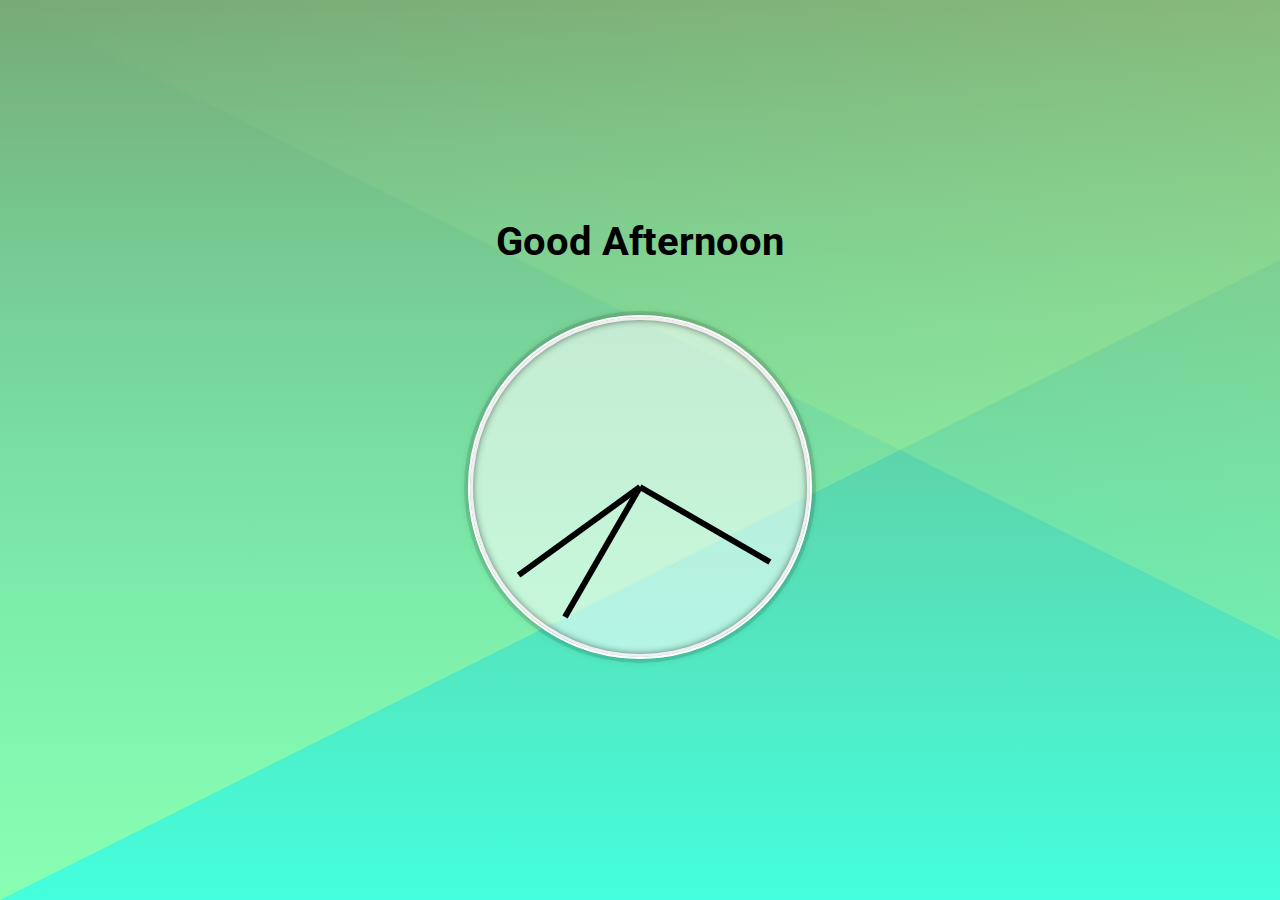
<file: day-2/index.html>
<!DOCTYPE html>
<html lang="en">

<head>
  <meta charset="UTF-8">
  <title>Tick Tock</title>

  <link rel="stylesheet" href="style.css">

  <link rel="preconnect" href="https://fonts.googleapis.com">
  <link rel="preconnect" href="https://fonts.gstatic.com" crossorigin>
  <link href="https://fonts.googleapis.com/css2?family=Roboto:wght@500&display=swap" rel="stylesheet">
</head>

<body>

  <div class="container">

    <div>
      <h1 id="greeting"></h1>
    </div>

    <div class="clock">
      <div class="clock-face">
        <div class="hand hour-hand"></div>
        <div class="hand min-hand"></div>
        <div class="hand second-hand"></div>
      </div>
    </div>
  </div>

  <script src="script.js"></script>

</body>

</html>
</file>
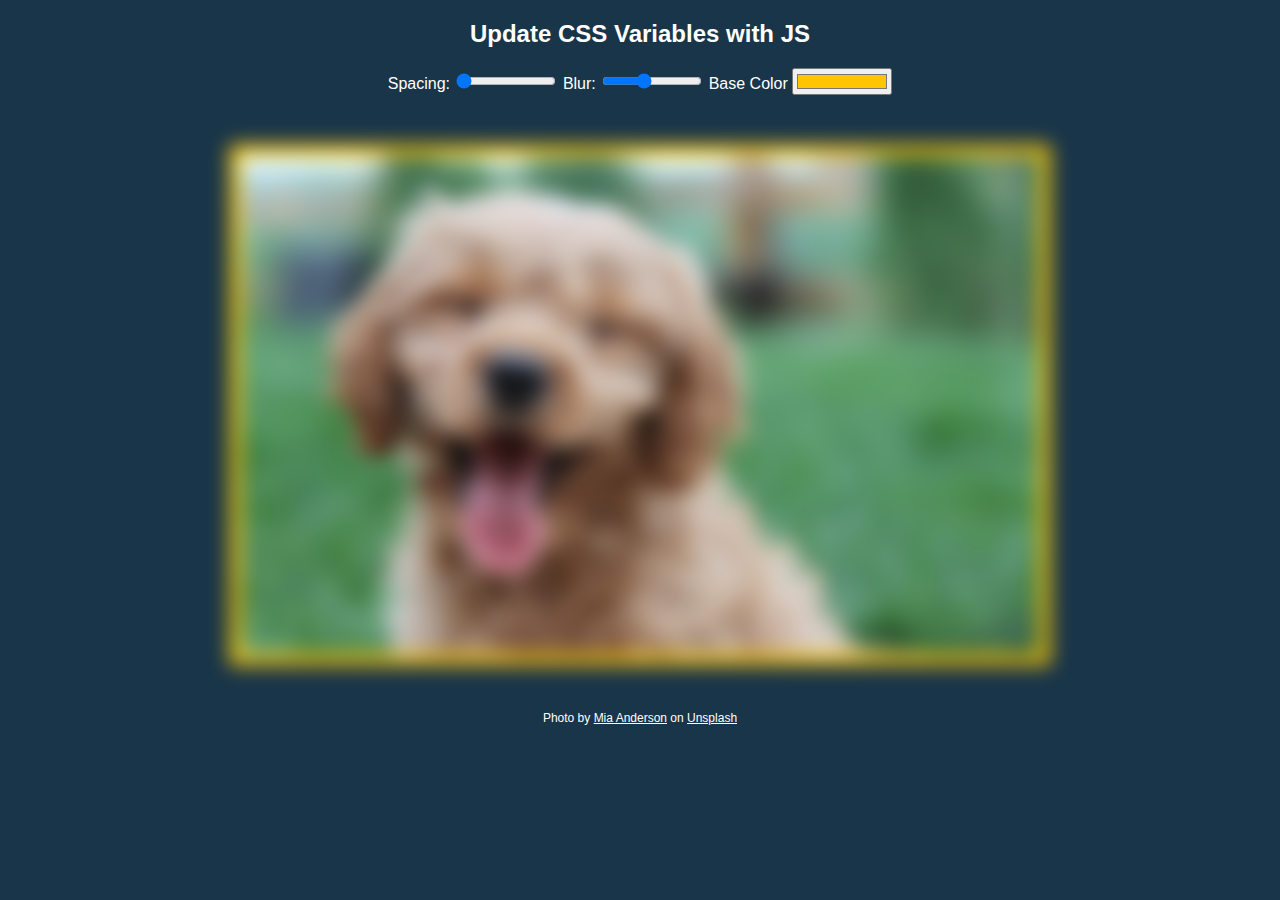
<file: day-3/index.html>
<!DOCTYPE html>
<html lang="en">

<head>
  <meta charset="UTF-8">
  <title>Styling</title>
  <link rel="icon" href="https://fav.farm/🔥" />

  <link rel="stylesheet" href="style.css" />
</head>

<body>
  <h2>Update CSS Variables with <span class='hl'>JS</span></h2>

  <div class="controls">
    <label for="spacing">Spacing:</label>
    <input id="spacing" type="range" name="spacing" min="10" max="200" value="10" data-sizing="px">

    <label for="blur">Blur:</label>
    <input id="blur" type="range" name="blur" min="0" max="25" value="10" data-sizing="px">

    <label for="base">Base Color</label>
    <input id="base" type="color" name="base" value="#ffc600">
  </div>

  <img src="puppy.jpg">

  <p>Photo by <a
      href="https://unsplash.com/@miaandersonphotography?utm_content=creditCopyText&utm_medium=referral&utm_source=unsplash">Mia
      Anderson</a> on <a
      href="https://unsplash.com/photos/golden-retriever-puppy-xzE4-0gSYuo?utm_content=creditCopyText&utm_medium=referral&utm_source=unsplash">Unsplash</a>
  </p>

  <script src="script.js"></script>

</body>

</html>
</file>
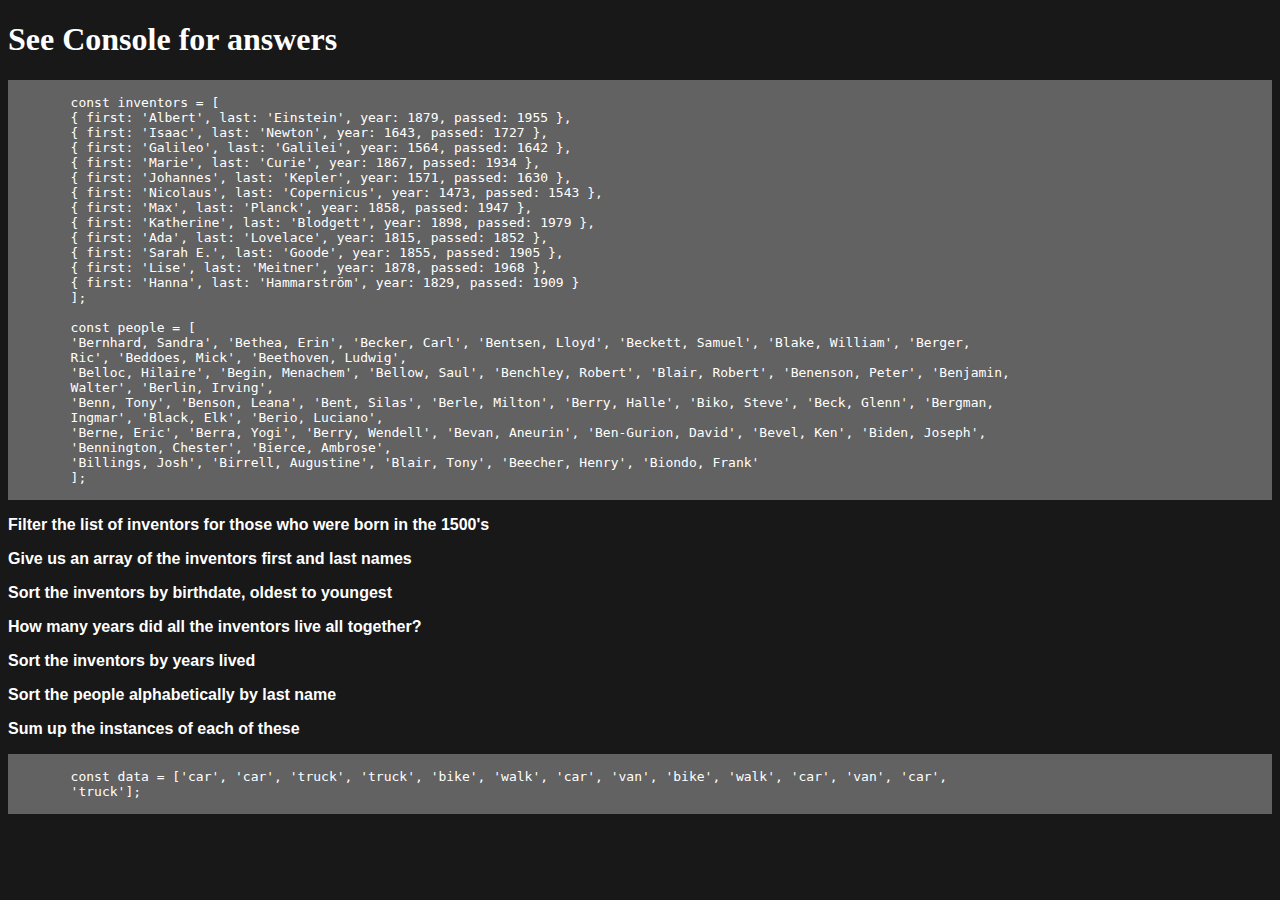
<file: day-4/index.html>
<!DOCTYPE html>
<html lang="en">

<head>
    <meta charset="UTF-8">
    <title>Array Cardio 💪</title>
    <link rel="icon" href="https://fav.farm/🔥" />
    <link rel="stylesheet" href="style.css" />
</head>

<body>

    <h1>See Console for answers</h1>

    <pre>

        const inventors = [
        { first: 'Albert', last: 'Einstein', year: 1879, passed: 1955 },
        { first: 'Isaac', last: 'Newton', year: 1643, passed: 1727 },
        { first: 'Galileo', last: 'Galilei', year: 1564, passed: 1642 },
        { first: 'Marie', last: 'Curie', year: 1867, passed: 1934 },
        { first: 'Johannes', last: 'Kepler', year: 1571, passed: 1630 },
        { first: 'Nicolaus', last: 'Copernicus', year: 1473, passed: 1543 },
        { first: 'Max', last: 'Planck', year: 1858, passed: 1947 },
        { first: 'Katherine', last: 'Blodgett', year: 1898, passed: 1979 },
        { first: 'Ada', last: 'Lovelace', year: 1815, passed: 1852 },
        { first: 'Sarah E.', last: 'Goode', year: 1855, passed: 1905 },
        { first: 'Lise', last: 'Meitner', year: 1878, passed: 1968 },
        { first: 'Hanna', last: 'Hammarström', year: 1829, passed: 1909 }
        ];
        
        const people = [
        'Bernhard, Sandra', 'Bethea, Erin', 'Becker, Carl', 'Bentsen, Lloyd', 'Beckett, Samuel', 'Blake, William', 'Berger,
        Ric', 'Beddoes, Mick', 'Beethoven, Ludwig',
        'Belloc, Hilaire', 'Begin, Menachem', 'Bellow, Saul', 'Benchley, Robert', 'Blair, Robert', 'Benenson, Peter', 'Benjamin,
        Walter', 'Berlin, Irving',
        'Benn, Tony', 'Benson, Leana', 'Bent, Silas', 'Berle, Milton', 'Berry, Halle', 'Biko, Steve', 'Beck, Glenn', 'Bergman,
        Ingmar', 'Black, Elk', 'Berio, Luciano',
        'Berne, Eric', 'Berra, Yogi', 'Berry, Wendell', 'Bevan, Aneurin', 'Ben-Gurion, David', 'Bevel, Ken', 'Biden, Joseph',
        'Bennington, Chester', 'Bierce, Ambrose',
        'Billings, Josh', 'Birrell, Augustine', 'Blair, Tony', 'Beecher, Henry', 'Biondo, Frank'
        ];
    </pre>

    <p class="question">Filter the list of inventors for those who were born in the 1500's</p>
    <p id="1"></p>

    <p class="question">Give us an array of the inventors first and last names</p>

    <p class="question">Sort the inventors by birthdate, oldest to youngest</p>

    <p class="question">How many years did all the inventors live all together?</p>

    <p class="question">Sort the inventors by years lived</p>

    <p class="question">Sort the people alphabetically by last name</p>

    <p class="question">Sum up the instances of each of these</p>

    <pre>

        const data = ['car', 'car', 'truck', 'truck', 'bike', 'walk', 'car', 'van', 'bike', 'walk', 'car', 'van', 'car',
        'truck'];
    </pre>

    <script src="script.js"></script>
</body>

</html>
</file>
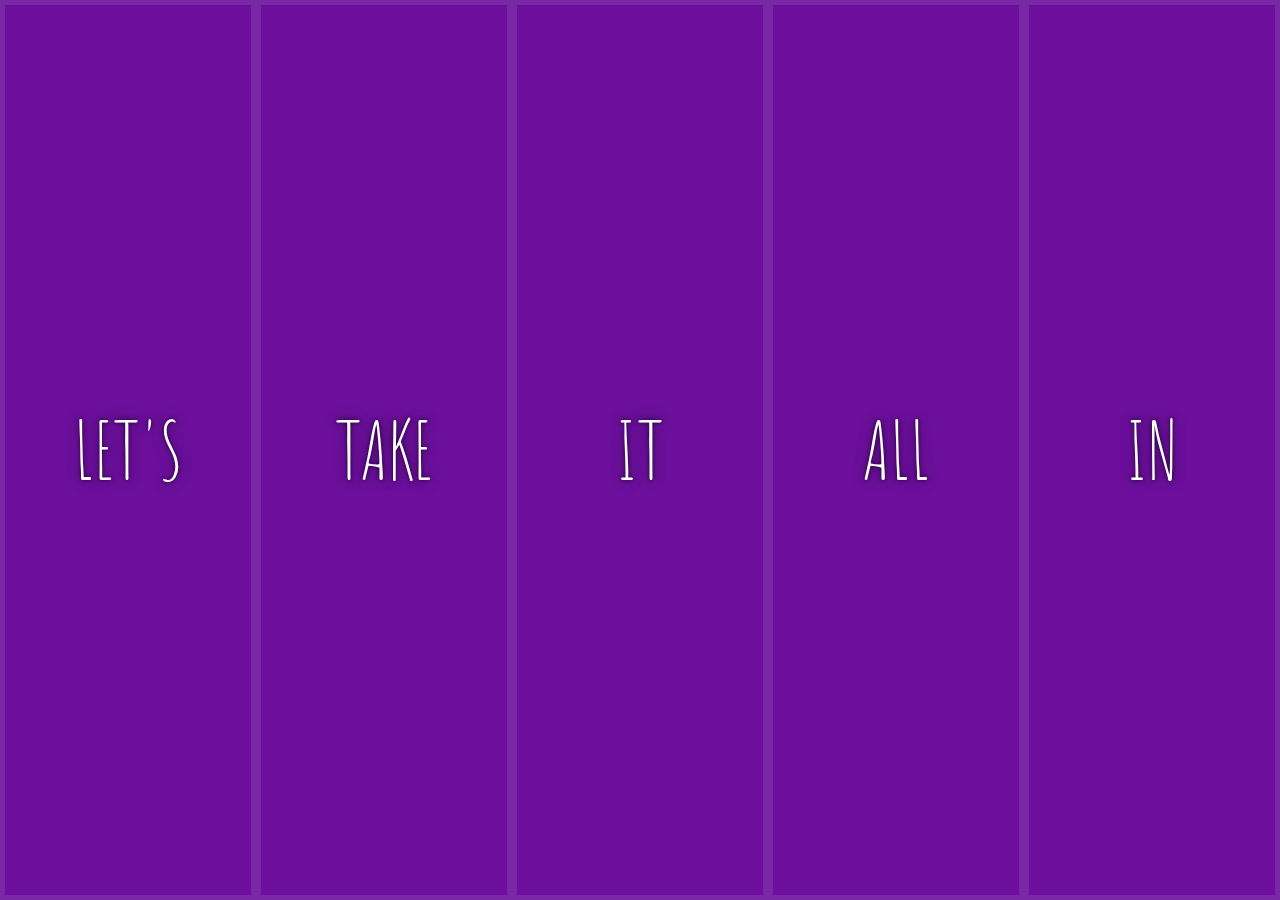
<file: day-5/index.html>
<!DOCTYPE html>
<html lang="en">

<head>
    <meta charset="UTF-8">
    <title>Flex Panels 💪</title>
    <link href='https://fonts.googleapis.com/css?family=Amatic+SC' rel='stylesheet' type='text/css'>
    <link rel="icon" href="https://fav.farm/🔥" />

    <link href="style.css" rel="stylesheet" />
</head>

<body>

    <div class="panels">
        <div class="panel panel1">
            <p>Hey</p>
            <p>Let's</p>
            <p>Dance</p>
        </div>
        <div class="panel panel2">
            <p>Give</p>
            <p>Take</p>
            <p>Receive</p>
        </div>
        <div class="panel panel3">
            <p>Experience</p>
            <p>It</p>
            <p>Today</p>
        </div>
        <div class="panel panel4">
            <p>Give</p>
            <p>All</p>
            <p>You can</p>
        </div>
        <div class="panel panel5">
            <p>Life</p>
            <p>In</p>
            <p>Motion</p>
        </div>
    </div>

    <script src="script.js"></script>


</body>

</html>
</file>
<file: day-2/style.css>
html {
  background-color: #77aa77;
  background-image: url("data:image/svg+xml,%3Csvg xmlns='http://www.w3.org/2000/svg' width='100%25' height='100%25' viewBox='0 0 2 1'%3E%3Cdefs%3E%3ClinearGradient id='a' gradientUnits='userSpaceOnUse' x1='0' x2='0' y1='0' y2='1'%3E%3Cstop offset='0' stop-color='%2377aa77'/%3E%3Cstop offset='1' stop-color='%234fd'/%3E%3C/linearGradient%3E%3ClinearGradient id='b' gradientUnits='userSpaceOnUse' x1='0' y1='0' x2='0' y2='1'%3E%3Cstop offset='0' stop-color='%23cf8' stop-opacity='0'/%3E%3Cstop offset='1' stop-color='%23cf8' stop-opacity='1'/%3E%3C/linearGradient%3E%3ClinearGradient id='c' gradientUnits='userSpaceOnUse' x1='0' y1='0' x2='2' y2='2'%3E%3Cstop offset='0' stop-color='%23cf8' stop-opacity='0'/%3E%3Cstop offset='1' stop-color='%23cf8' stop-opacity='1'/%3E%3C/linearGradient%3E%3C/defs%3E%3Crect x='0' y='0' fill='url(%23a)' width='2' height='1'/%3E%3Cg fill-opacity='0.5'%3E%3Cpolygon fill='url(%23b)' points='0 1 0 0 2 0'/%3E%3Cpolygon fill='url(%23c)' points='2 1 2 0 0 0'/%3E%3C/g%3E%3C/svg%3E");
  background-attachment: fixed;
  background-size: cover;
  font-family: 'Roboto', sans-serif;
  text-align: center;
  font-size: 10px;
}

body {
  margin: 0;
  font-size: 2rem;
  display: flex;
  flex: 1;
  min-height: 100vh;
  align-items: center;
}

.container {
  margin: 0;
  text-align: center;
  width: 100%;

}

.clock {
  width: 30rem;
  height: 30rem;
  border: 2px solid white;
  background-color: rgba(255, 255, 255, 0.568);
  border-radius: 50%;
  margin: 50px auto;
  position: relative;
  padding: 2rem;
  box-shadow:
    0 0 0 4px rgba(0, 0, 0, 0.1),
    inset 0 0 0 3px #EFEFEF,
    inset 0 0 10px black,
    0 0 10px rgba(0, 0, 0, 0.2);
}

.clock-face {
  position: relative;
  width: 100%;
  height: 100%;
  transform: translateY(-3px);
  /* account for the height of the clock hands */
}

.hand {
  width: 50%;
  height: 6px;
  background: black;
  position: absolute;
  top: 50%;
  transform-origin: 100%;
  transform: rotate(90deg);
  transition: all 0.05s;
  transition-timing-function: cubic-bezier(0.1, 2.7, 0.58, 1);
}
</file>
<file: day-3/style.css>
:root {
    --spacing: 10px;
    --base: rgb(255, 198, 0);
    --blur: 10px;
}

img {
    padding: var(--spacing);
    background: var(--base);
    filter: blur(var(--blur));
    width: 800px;
    height: 500px;
}

/*
      misc styles, nothing to do with CSS variables
    */

body {
    text-align: center;
    background: #193549;
    color: white;
    font-family: 'helvetica neue', sans-serif;
}

.controls {
    margin-bottom: 50px;
}

input {
    width: 100px;
}

h1 {
    font-weight: 100;
    font-size: 50px;
}

p {
    padding-top: 30px;
    font-weight: 100;
    font-size: 12px;
}

a {
    color: white;
}
</file>
<file: day-4/style.css>
body {
    background-color: rgb(24, 24, 24);
    color: white;

}

pre {
    background-color: rgba(255, 255, 255, 0.322);
}

.question {
    font-family: Arial, Helvetica, sans-serif;
    font-weight: 700;
}
</file>
<file: day-5/style.css>
html {
    box-sizing: border-box;
    background: #ffc600;
    font-family: 'helvetica neue';
    font-size: 20px;
    font-weight: 200;
}

body {
    margin: 0;
}

*,
*:before,
*:after {
    box-sizing: inherit;
}

.panels {
    min-height: 100vh;
    overflow: hidden;
    display: flex;
}

.panel {
    background: #6B0F9C;
    box-shadow: inset 0 0 0 5px rgba(255, 255, 255, 0.1);
    color: white;
    text-align: center;
    align-items: center;
    /* Safari transitionend event.propertyName === flex */
    /* Chrome + FF transitionend event.propertyName === flex-grow */
    transition:
        font-size 0.7s cubic-bezier(0.61, -0.19, 0.7, -0.11),
        flex 0.7s cubic-bezier(0.61, -0.19, 0.7, -0.11),
        background 0.2s;
    font-size: 20px;
    background-size: cover;
    background-position: center;
    flex: 1;
    justify-content: center;
    display: flex;
    flex-direction: column;
}

.panel1 {
    background-image: url(https://source.unsplash.com/gYl-UtwNg_I/1500x1500);
}

.panel2 {
    background-image: url(https://source.unsplash.com/rFKUFzjPYiQ/1500x1500);
}

.panel3 {
    background-image: url(https://images.unsplash.com/photo-1465188162913-8fb5709d6d57?ixlib=rb-0.3.5&q=80&fm=jpg&crop=faces&cs=tinysrgb&w=1500&h=1500&fit=crop&s=967e8a713a4e395260793fc8c802901d);
}

.panel4 {
    background-image: url(https://source.unsplash.com/ITjiVXcwVng/1500x1500);
}

.panel5 {
    background-image: url(https://source.unsplash.com/3MNzGlQM7qs/1500x1500);
}

/* Flex Items */
.panel>* {
    margin: 0;
    width: 100%;
    transition: transform 0.5s;
    flex: 1 0 auto;
    display: flex;
    justify-content: center;
    align-items: center;
}

.panel>*:first-child {
    transform: translateY(-100%);
}

.panel.open-active>*:first-child {
    transform: translateY(0);
}

.panel>*:last-child {
    transform: translateY(100%);
}

.panel.open-active>*:last-child {
    transform: translateY(0);
}

.panel p {
    text-transform: uppercase;
    font-family: 'Amatic SC', cursive;
    text-shadow: 0 0 4px rgba(0, 0, 0, 0.72), 0 0 14px rgba(0, 0, 0, 0.45);
    font-size: 2em;
}

.panel p:nth-child(2) {
    font-size: 4em;
}

.panel.open {
    flex: 5;
    font-size: 40px;
}

@media only screen and (max-width: 600px) {
    .panel p {
        font-size: 1em;
    }
}
</file>
